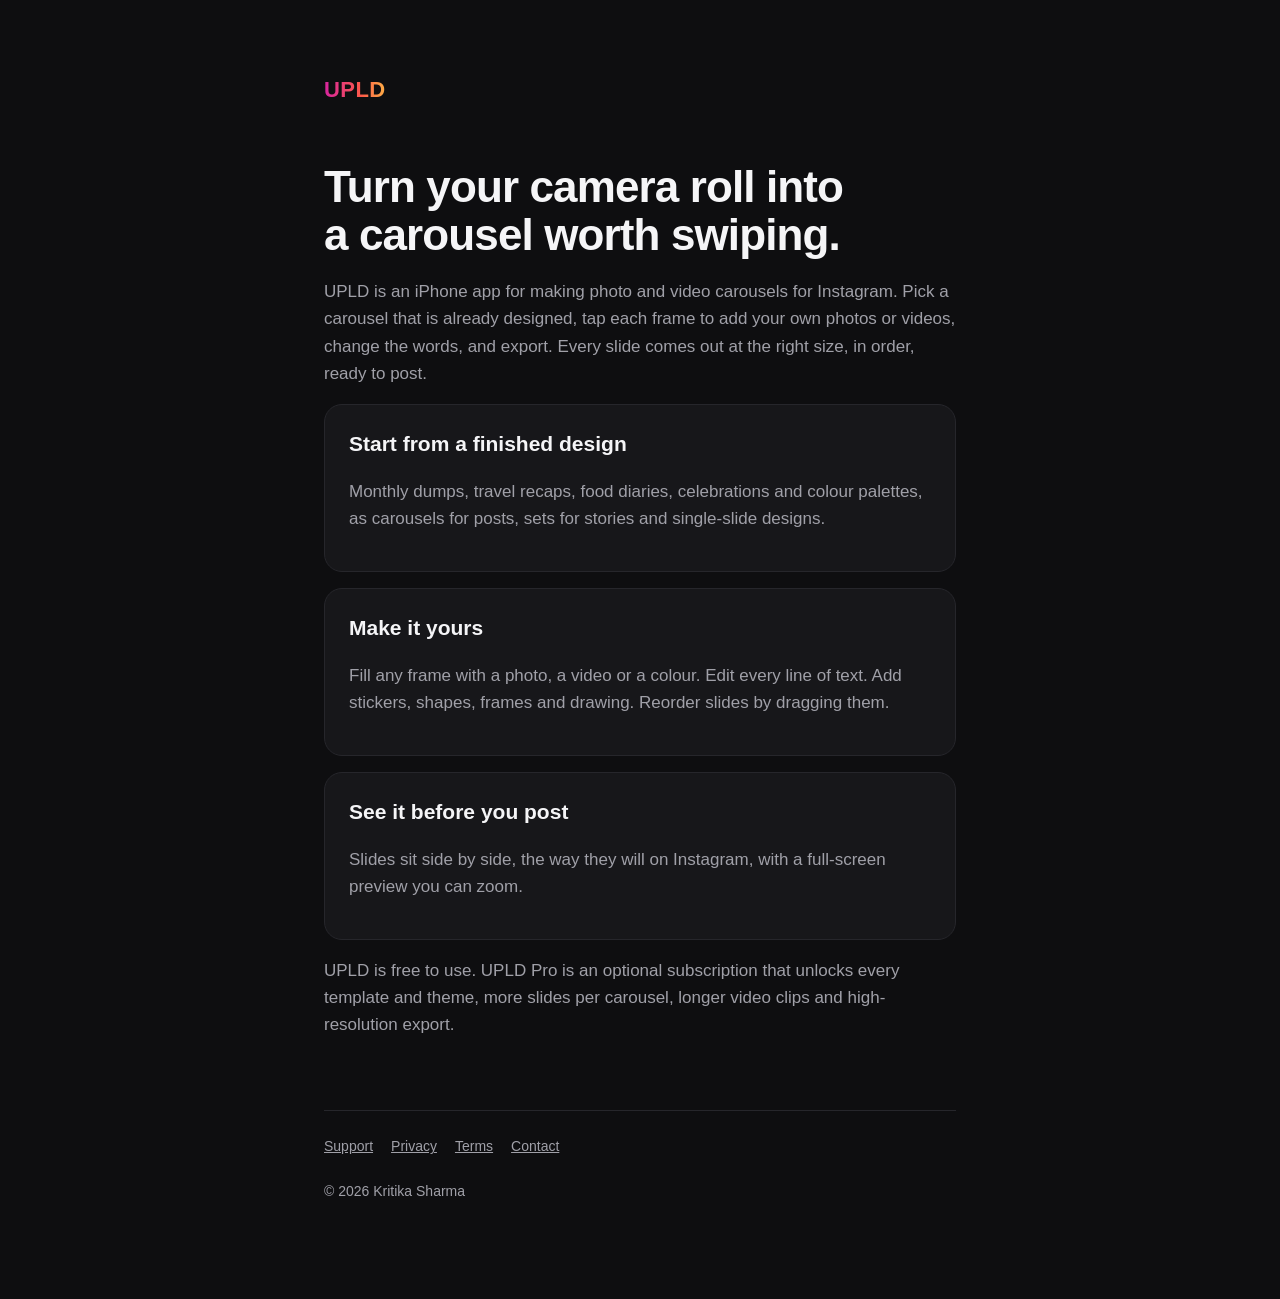
<file: index.html>
<!doctype html>
<html lang="en"><head><meta charset="utf-8"><meta name="viewport" content="width=device-width,initial-scale=1">
<title>UPLD — carousels for Instagram</title>
<meta name="description" content="UPLD makes photo and video carousels for Instagram. Start from a finished design, add your own photos, and export every slide ready to post.">
<link rel="stylesheet" href="style.css"></head>
<body><main>
<a class="mark" href="./">UPLD</a>
<h1>Turn your camera roll into a carousel worth swiping.</h1>
<p>UPLD is an iPhone app for making photo and video carousels for Instagram. Pick a carousel that is already designed, tap each frame to add your own photos or videos, change the words, and export. Every slide comes out at the right size, in order, ready to post.</p>

<div class="card"><h2>Start from a finished design</h2>
<p>Monthly dumps, travel recaps, food diaries, celebrations and colour palettes, as carousels for posts, sets for stories and single-slide designs.</p></div>
<div class="card"><h2>Make it yours</h2>
<p>Fill any frame with a photo, a video or a colour. Edit every line of text. Add stickers, shapes, frames and drawing. Reorder slides by dragging them.</p></div>
<div class="card"><h2>See it before you post</h2>
<p>Slides sit side by side, the way they will on Instagram, with a full-screen preview you can zoom.</p></div>

<p>UPLD is free to use. UPLD Pro is an optional subscription that unlocks every template and theme, more slides per carousel, longer video clips and high-resolution export.</p>

<footer><a href="support.html">Support</a><a href="privacy.html">Privacy</a><a href="terms.html">Terms</a><a href="mailto:realitycrew.ofc@gmail.com">Contact</a><br><br>© 2026 Kritika Sharma</footer>
</main></body></html>
</file>
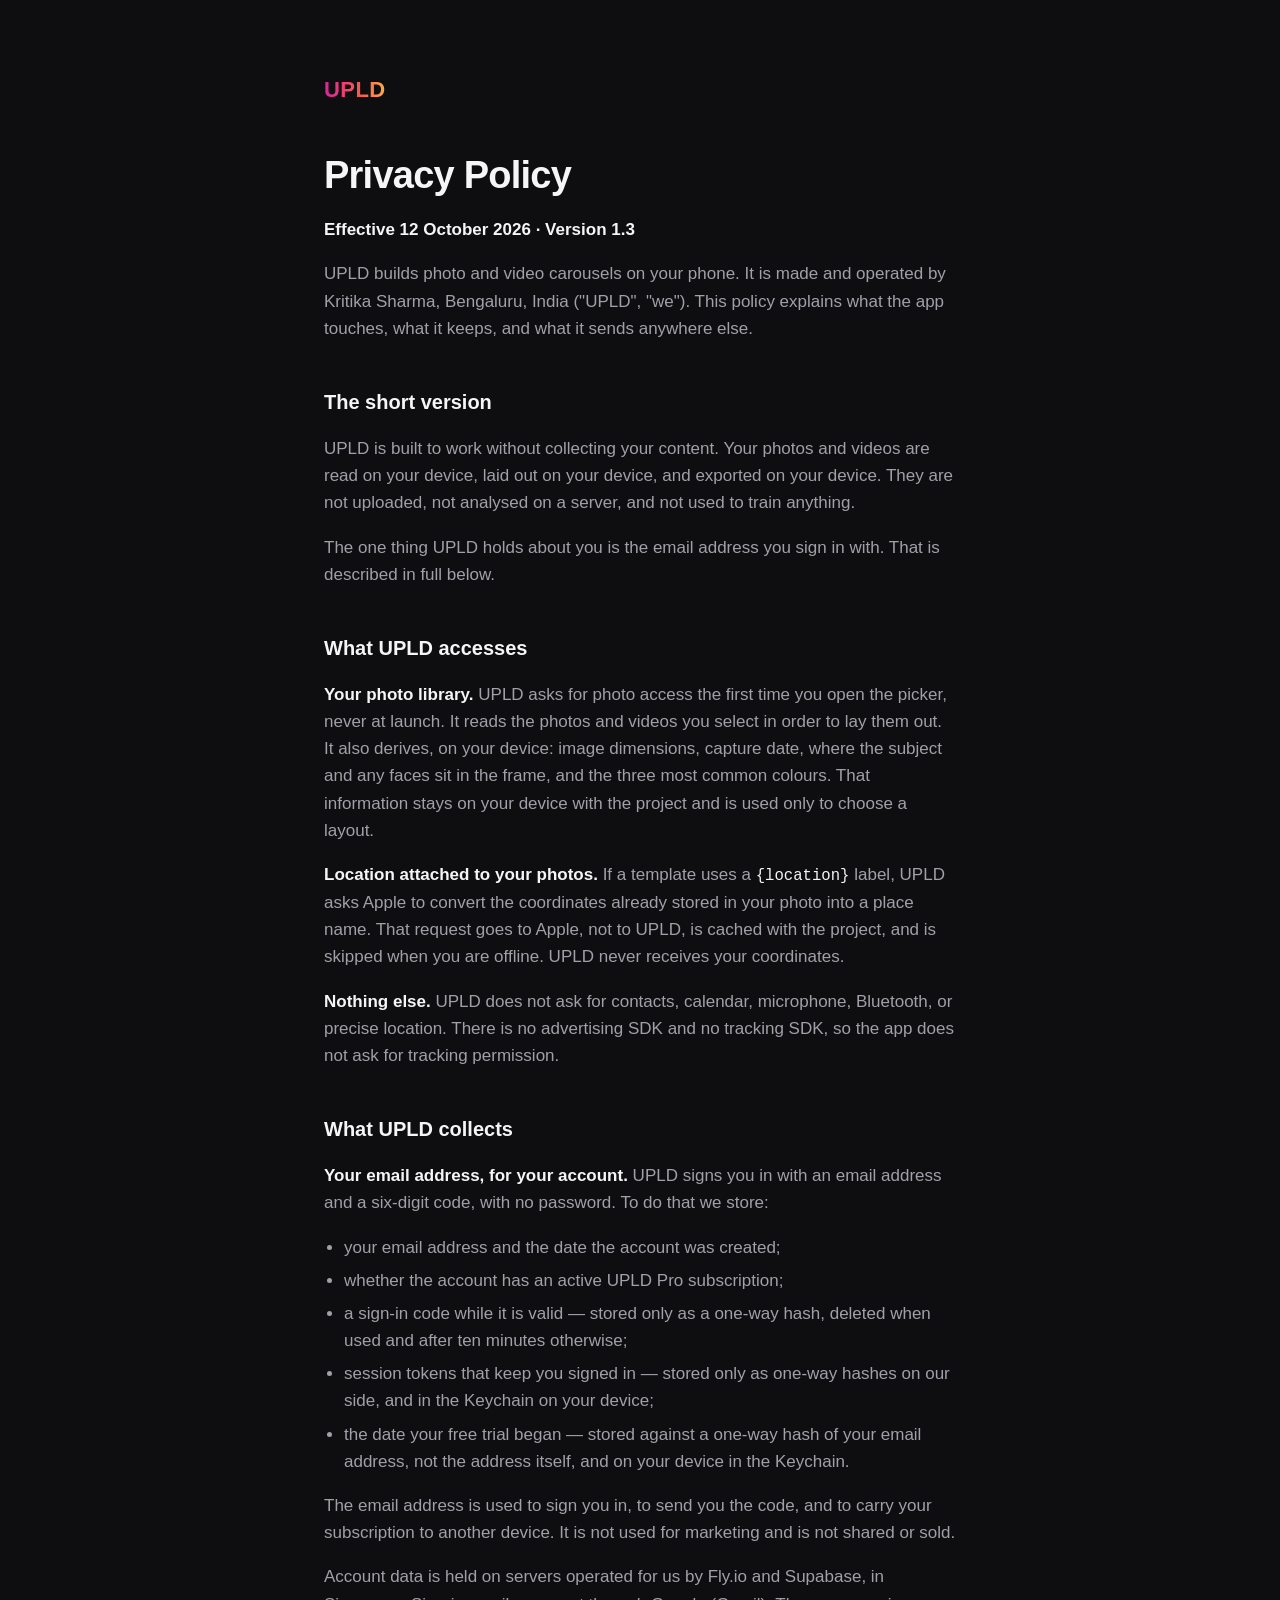
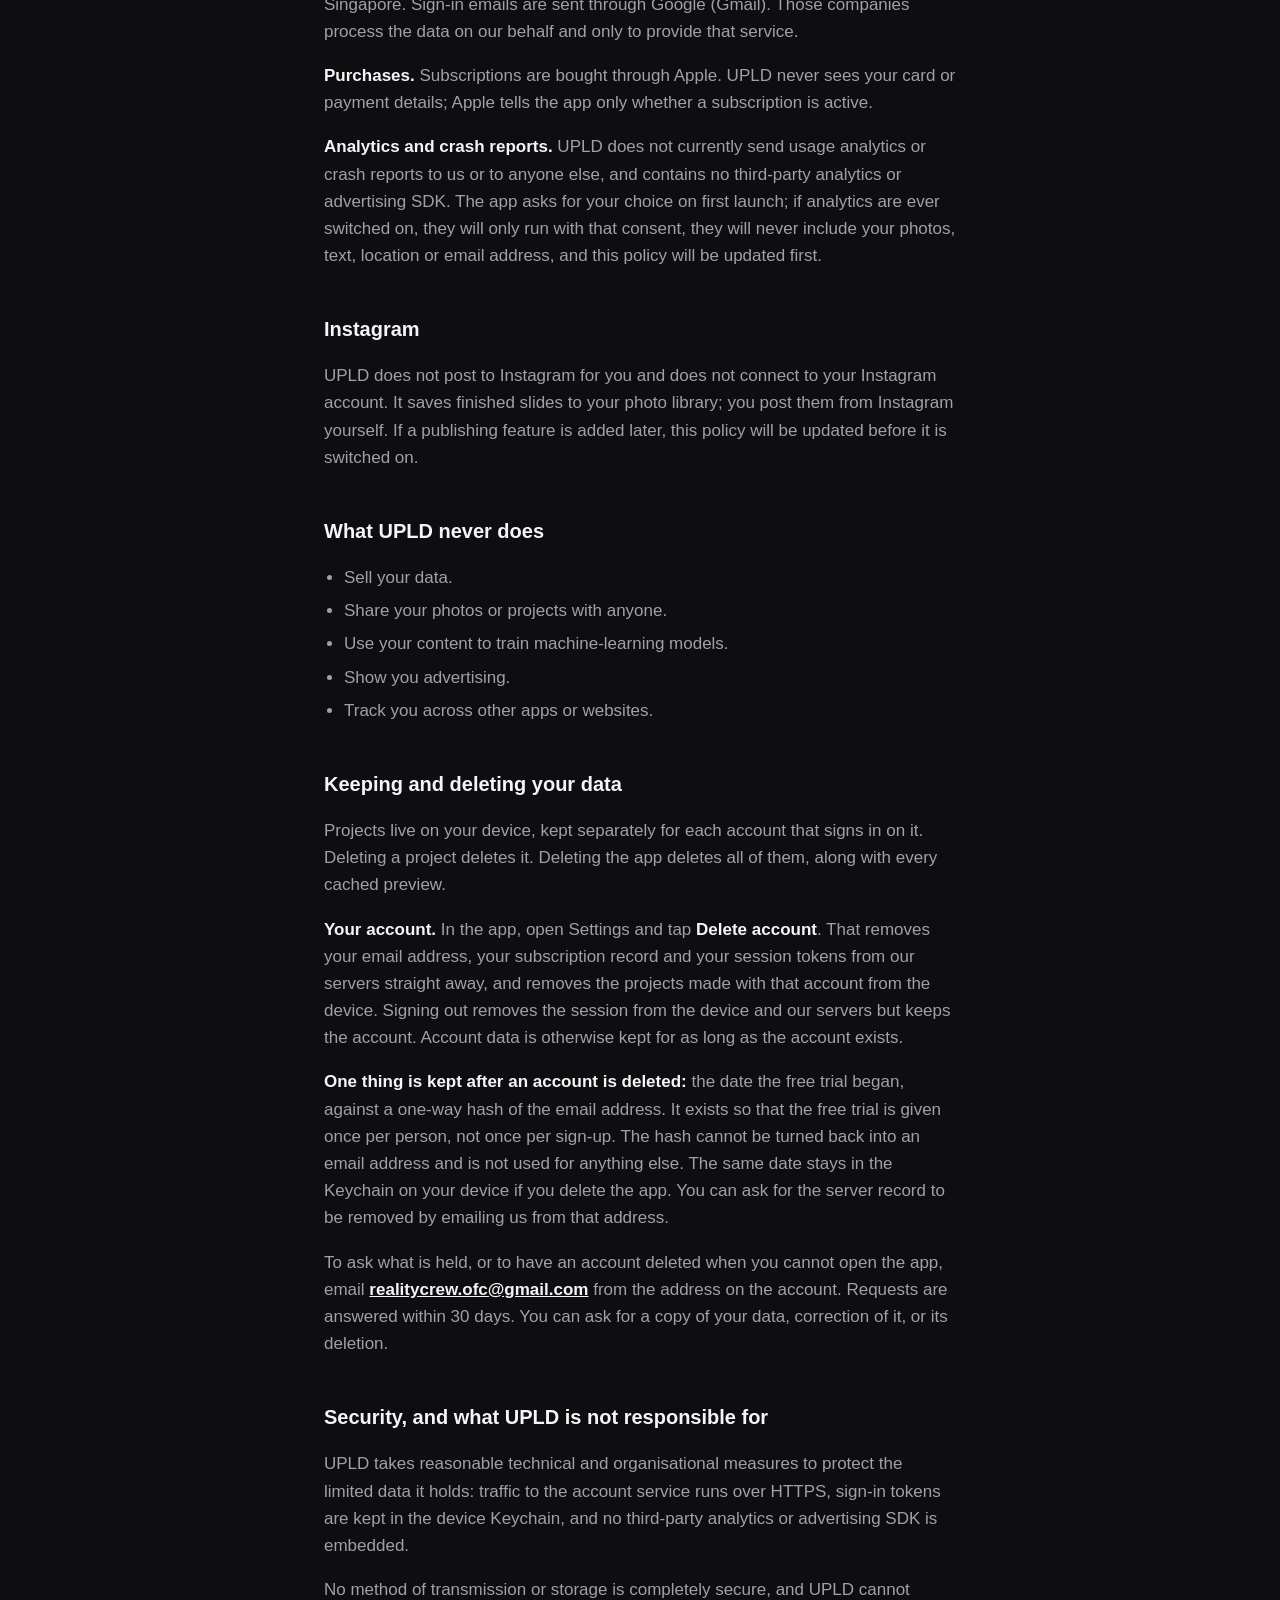
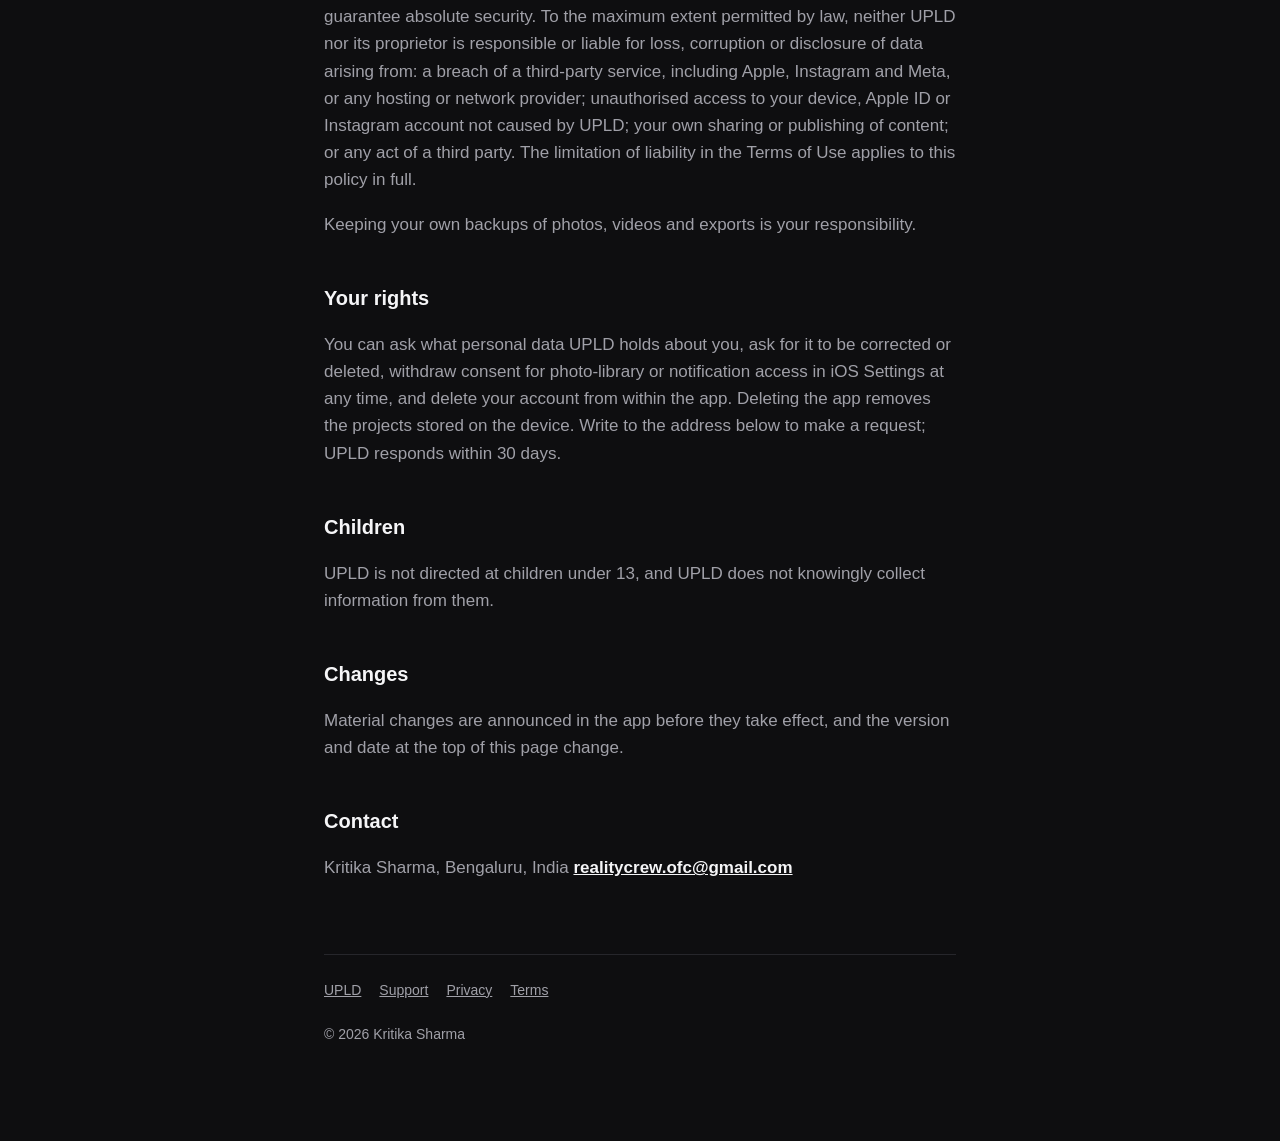
<file: privacy.html>
<!doctype html>
<html lang="en"><head><meta charset="utf-8"><meta name="viewport" content="width=device-width,initial-scale=1">
<title>UPLD Privacy Policy</title>
<meta name="description" content="What UPLD accesses, what it keeps and what it sends anywhere else.">
<link rel="stylesheet" href="style.css"></head>
<body><main class="doc">
<a class="mark" href="./">UPLD</a>
<h1>Privacy Policy</h1>
<p><strong>Effective 12 October 2026 · Version 1.3</strong></p>
<p>UPLD builds photo and video carousels on your phone. It is made and operated by Kritika Sharma, Bengaluru, India ("UPLD", "we"). This policy explains what the app touches, what it keeps, and what it sends anywhere else.</p>
<h2>The short version</h2>
<p>UPLD is built to work without collecting your content. Your photos and videos are read on your device, laid out on your device, and exported on your device. They are not uploaded, not analysed on a server, and not used to train anything.</p>
<p>The one thing UPLD holds about you is the email address you sign in with. That is described in full below.</p>
<h2>What UPLD accesses</h2>
<p><strong>Your photo library.</strong> UPLD asks for photo access the first time you open the picker, never at launch. It reads the photos and videos you select in order to lay them out. It also derives, on your device: image dimensions, capture date, where the subject and any faces sit in the frame, and the three most common colours. That information stays on your device with the project and is used only to choose a layout.</p>
<p><strong>Location attached to your photos.</strong> If a template uses a <code>{location}</code> label, UPLD asks Apple to convert the coordinates already stored in your photo into a place name. That request goes to Apple, not to UPLD, is cached with the project, and is skipped when you are offline. UPLD never receives your coordinates.</p>
<p><strong>Nothing else.</strong> UPLD does not ask for contacts, calendar, microphone, Bluetooth, or precise location. There is no advertising SDK and no tracking SDK, so the app does not ask for tracking permission.</p>
<h2>What UPLD collects</h2>
<p><strong>Your email address, for your account.</strong> UPLD signs you in with an email address and a six-digit code, with no password. To do that we store:</p>
<ul><li>your email address and the date the account was created;</li><li>whether the account has an active UPLD Pro subscription;</li><li>a sign-in code while it is valid — stored only as a one-way hash, deleted when used and after ten minutes otherwise;</li><li>session tokens that keep you signed in — stored only as one-way hashes on our side, and in the Keychain on your device;</li><li>the date your free trial began — stored against a one-way hash of your email address, not the address itself, and on your device in the Keychain.</li></ul>
<p>The email address is used to sign you in, to send you the code, and to carry your subscription to another device. It is not used for marketing and is not shared or sold.</p>
<p>Account data is held on servers operated for us by Fly.io and Supabase, in Singapore. Sign-in emails are sent through Google (Gmail). Those companies process the data on our behalf and only to provide that service.</p>
<p><strong>Purchases.</strong> Subscriptions are bought through Apple. UPLD never sees your card or payment details; Apple tells the app only whether a subscription is active.</p>
<p><strong>Analytics and crash reports.</strong> UPLD does not currently send usage analytics or crash reports to us or to anyone else, and contains no third-party analytics or advertising SDK. The app asks for your choice on first launch; if analytics are ever switched on, they will only run with that consent, they will never include your photos, text, location or email address, and this policy will be updated first.</p>
<h2>Instagram</h2>
<p>UPLD does not post to Instagram for you and does not connect to your Instagram account. It saves finished slides to your photo library; you post them from Instagram yourself. If a publishing feature is added later, this policy will be updated before it is switched on.</p>
<h2>What UPLD never does</h2>
<ul><li>Sell your data.</li><li>Share your photos or projects with anyone.</li><li>Use your content to train machine-learning models.</li><li>Show you advertising.</li><li>Track you across other apps or websites.</li></ul>
<h2>Keeping and deleting your data</h2>
<p>Projects live on your device, kept separately for each account that signs in on it. Deleting a project deletes it. Deleting the app deletes all of them, along with every cached preview.</p>
<p><strong>Your account.</strong> In the app, open Settings and tap <strong>Delete account</strong>. That removes your email address, your subscription record and your session tokens from our servers straight away, and removes the projects made with that account from the device. Signing out removes the session from the device and our servers but keeps the account. Account data is otherwise kept for as long as the account exists.</p>
<p><strong>One thing is kept after an account is deleted:</strong> the date the free trial began, against a one-way hash of the email address. It exists so that the free trial is given once per person, not once per sign-up. The hash cannot be turned back into an email address and is not used for anything else. The same date stays in the Keychain on your device if you delete the app. You can ask for the server record to be removed by emailing us from that address.</p>
<p>To ask what is held, or to have an account deleted when you cannot open the app, email <strong><a href="mailto:realitycrew.ofc@gmail.com">realitycrew.ofc@gmail.com</a></strong> from the address on the account. Requests are answered within 30 days. You can ask for a copy of your data, correction of it, or its deletion.</p>
<h2>Security, and what UPLD is not responsible for</h2>
<p>UPLD takes reasonable technical and organisational measures to protect the limited data it holds: traffic to the account service runs over HTTPS, sign-in tokens are kept in the device Keychain, and no third-party analytics or advertising SDK is embedded.</p>
<p>No method of transmission or storage is completely secure, and UPLD cannot guarantee absolute security. To the maximum extent permitted by law, neither UPLD nor its proprietor is responsible or liable for loss, corruption or disclosure of data arising from: a breach of a third-party service, including Apple, Instagram and Meta, or any hosting or network provider; unauthorised access to your device, Apple ID or Instagram account not caused by UPLD; your own sharing or publishing of content; or any act of a third party. The limitation of liability in the Terms of Use applies to this policy in full.</p>
<p>Keeping your own backups of photos, videos and exports is your responsibility.</p>
<h2>Your rights</h2>
<p>You can ask what personal data UPLD holds about you, ask for it to be corrected or deleted, withdraw consent for photo-library or notification access in iOS Settings at any time, and delete your account from within the app. Deleting the app removes the projects stored on the device. Write to the address below to make a request; UPLD responds within 30 days.</p>
<h2>Children</h2>
<p>UPLD is not directed at children under 13, and UPLD does not knowingly collect information from them.</p>
<h2>Changes</h2>
<p>Material changes are announced in the app before they take effect, and the version and date at the top of this page change.</p>
<h2>Contact</h2>
<p>Kritika Sharma, Bengaluru, India <strong><a href="mailto:realitycrew.ofc@gmail.com">realitycrew.ofc@gmail.com</a></strong></p>
<footer><a href="./">UPLD</a><a href="support.html">Support</a><a href="privacy.html">Privacy</a><a href="terms.html">Terms</a><br><br>© 2026 Kritika Sharma</footer>
</main></body></html>
</file>
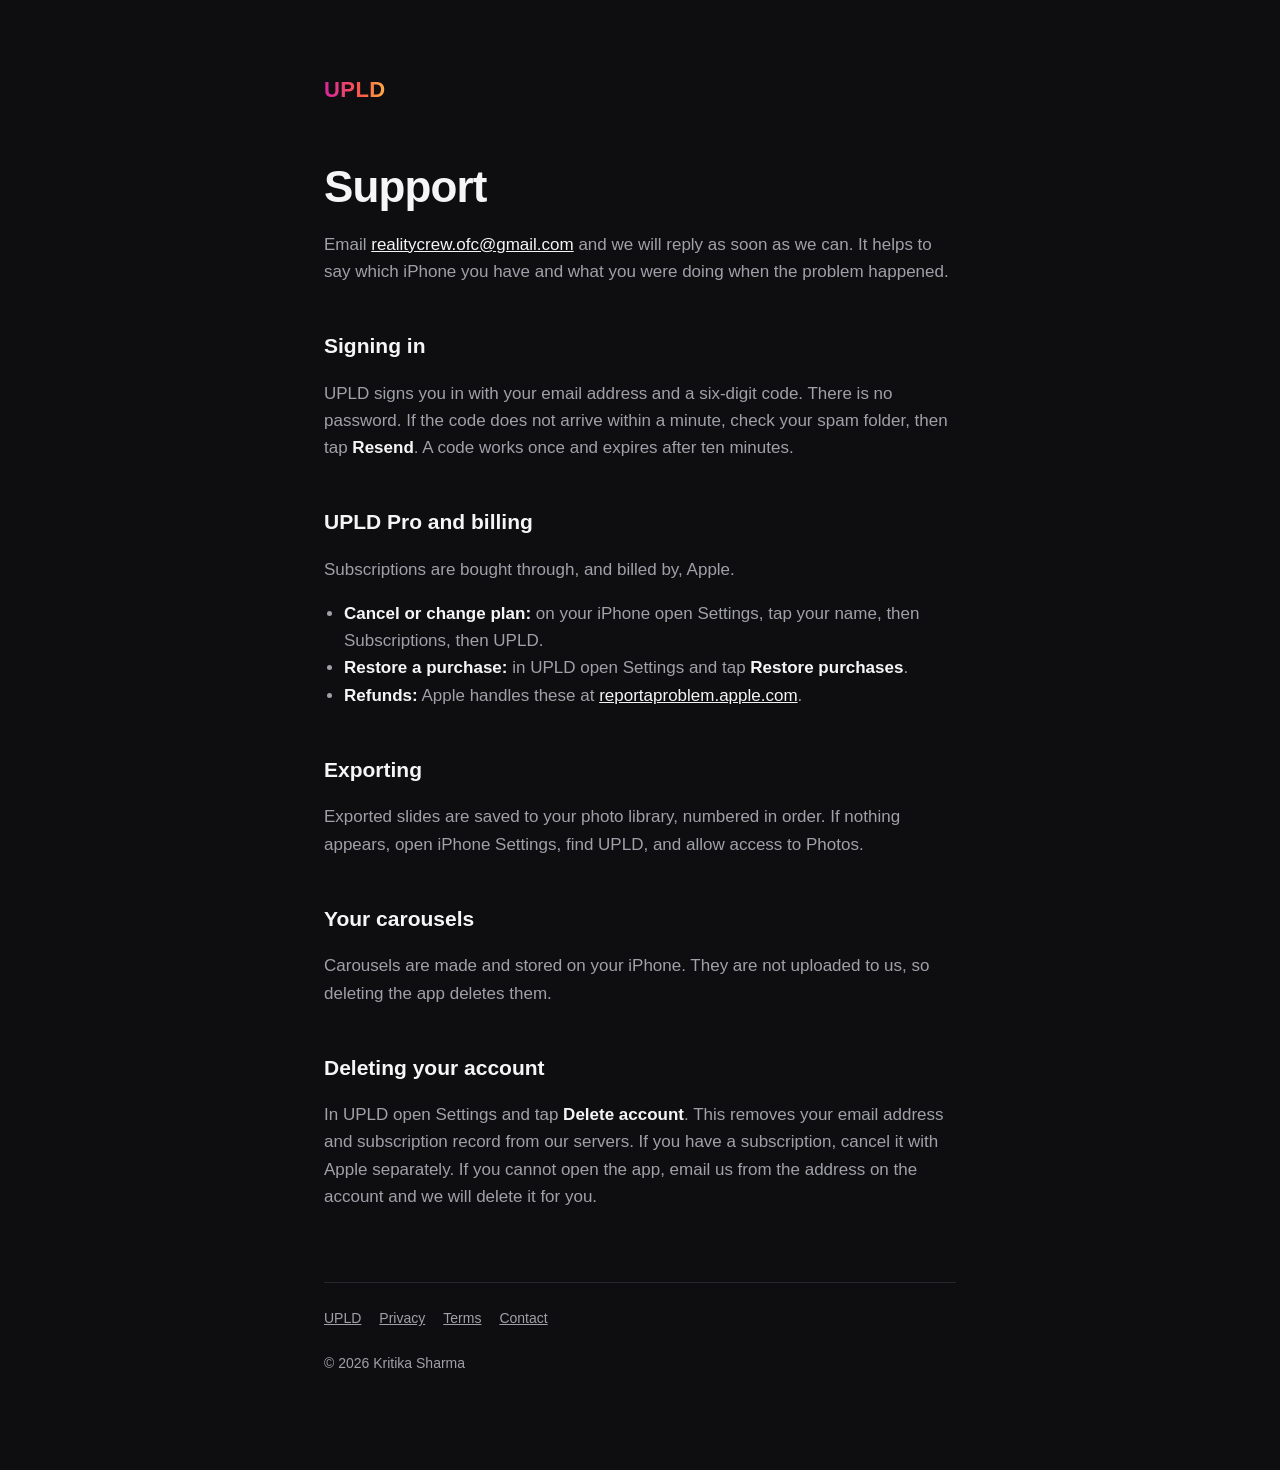
<file: support.html>
<!doctype html>
<html lang="en"><head><meta charset="utf-8"><meta name="viewport" content="width=device-width,initial-scale=1">
<title>UPLD Support</title>
<meta name="description" content="Help with UPLD: signing in, subscriptions, exporting and deleting your account.">
<link rel="stylesheet" href="style.css"></head>
<body><main>
<a class="mark" href="./">UPLD</a>
<h1>Support</h1>
<p>Email <a href="mailto:realitycrew.ofc@gmail.com">realitycrew.ofc@gmail.com</a> and we will reply as soon as we can. It helps to say which iPhone you have and what you were doing when the problem happened.</p>

<h2>Signing in</h2>
<p>UPLD signs you in with your email address and a six-digit code. There is no password. If the code does not arrive within a minute, check your spam folder, then tap <strong>Resend</strong>. A code works once and expires after ten minutes.</p>

<h2>UPLD Pro and billing</h2>
<p>Subscriptions are bought through, and billed by, Apple.</p>
<ul>
<li><strong>Cancel or change plan:</strong> on your iPhone open Settings, tap your name, then Subscriptions, then UPLD.</li>
<li><strong>Restore a purchase:</strong> in UPLD open Settings and tap <strong>Restore purchases</strong>.</li>
<li><strong>Refunds:</strong> Apple handles these at <a href="https://reportaproblem.apple.com">reportaproblem.apple.com</a>.</li>
</ul>

<h2>Exporting</h2>
<p>Exported slides are saved to your photo library, numbered in order. If nothing appears, open iPhone Settings, find UPLD, and allow access to Photos.</p>

<h2>Your carousels</h2>
<p>Carousels are made and stored on your iPhone. They are not uploaded to us, so deleting the app deletes them.</p>

<h2>Deleting your account</h2>
<p>In UPLD open Settings and tap <strong>Delete account</strong>. This removes your email address and subscription record from our servers. If you have a subscription, cancel it with Apple separately. If you cannot open the app, email us from the address on the account and we will delete it for you.</p>

<footer><a href="./">UPLD</a><a href="privacy.html">Privacy</a><a href="terms.html">Terms</a><a href="mailto:realitycrew.ofc@gmail.com">Contact</a><br><br>© 2026 Kritika Sharma</footer>
</main></body></html>
</file>
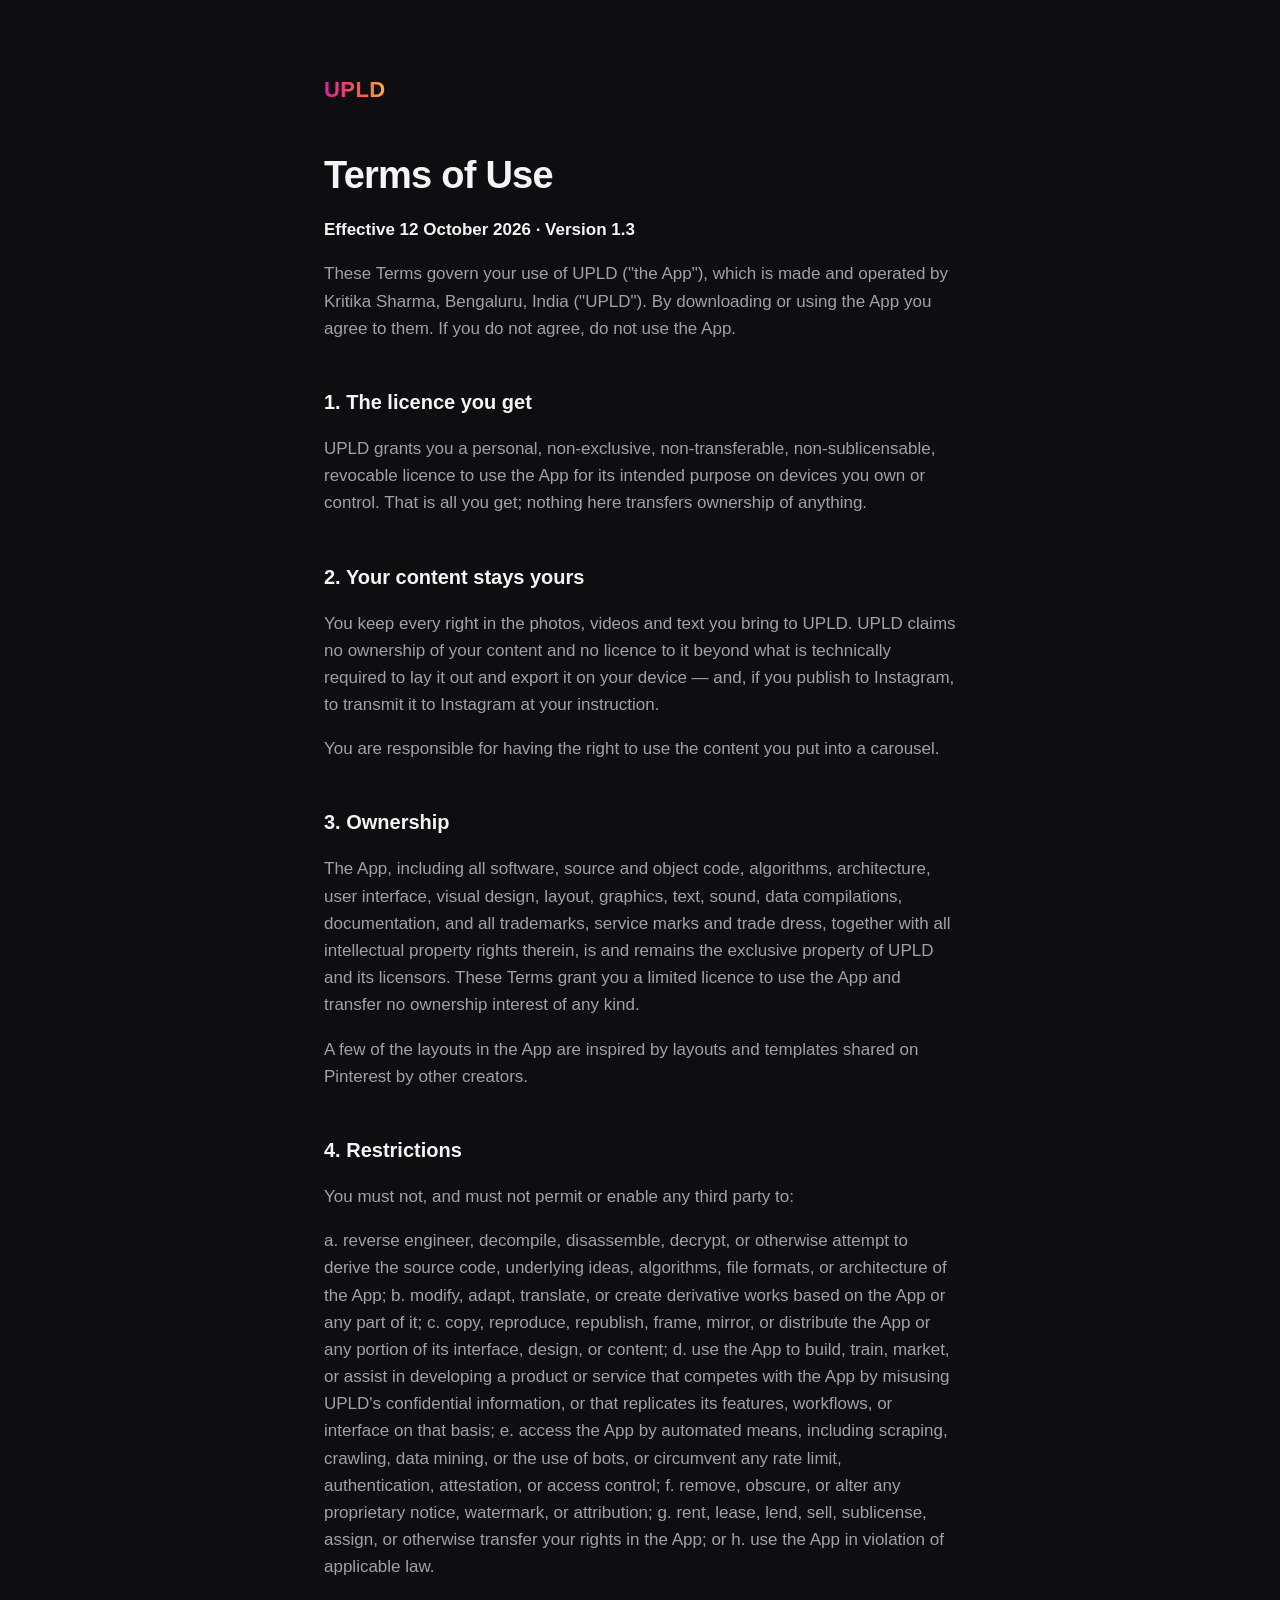
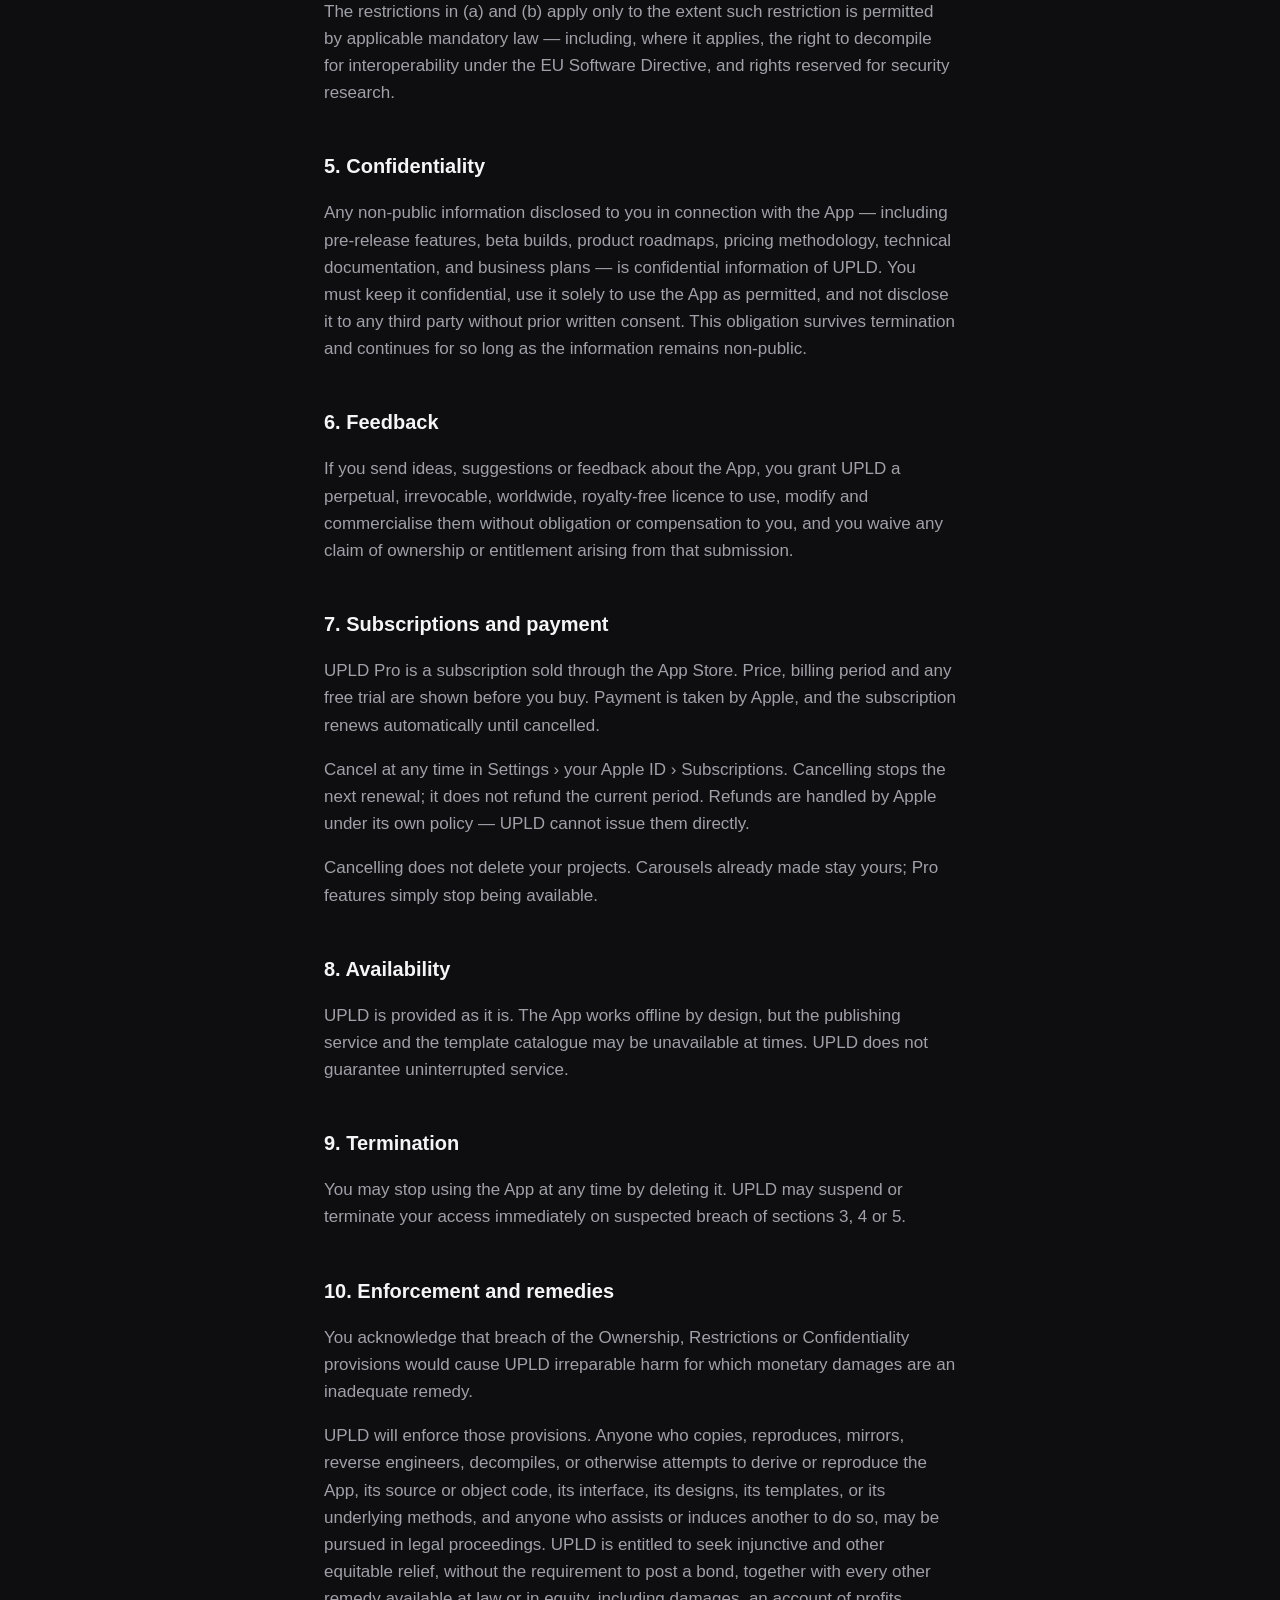
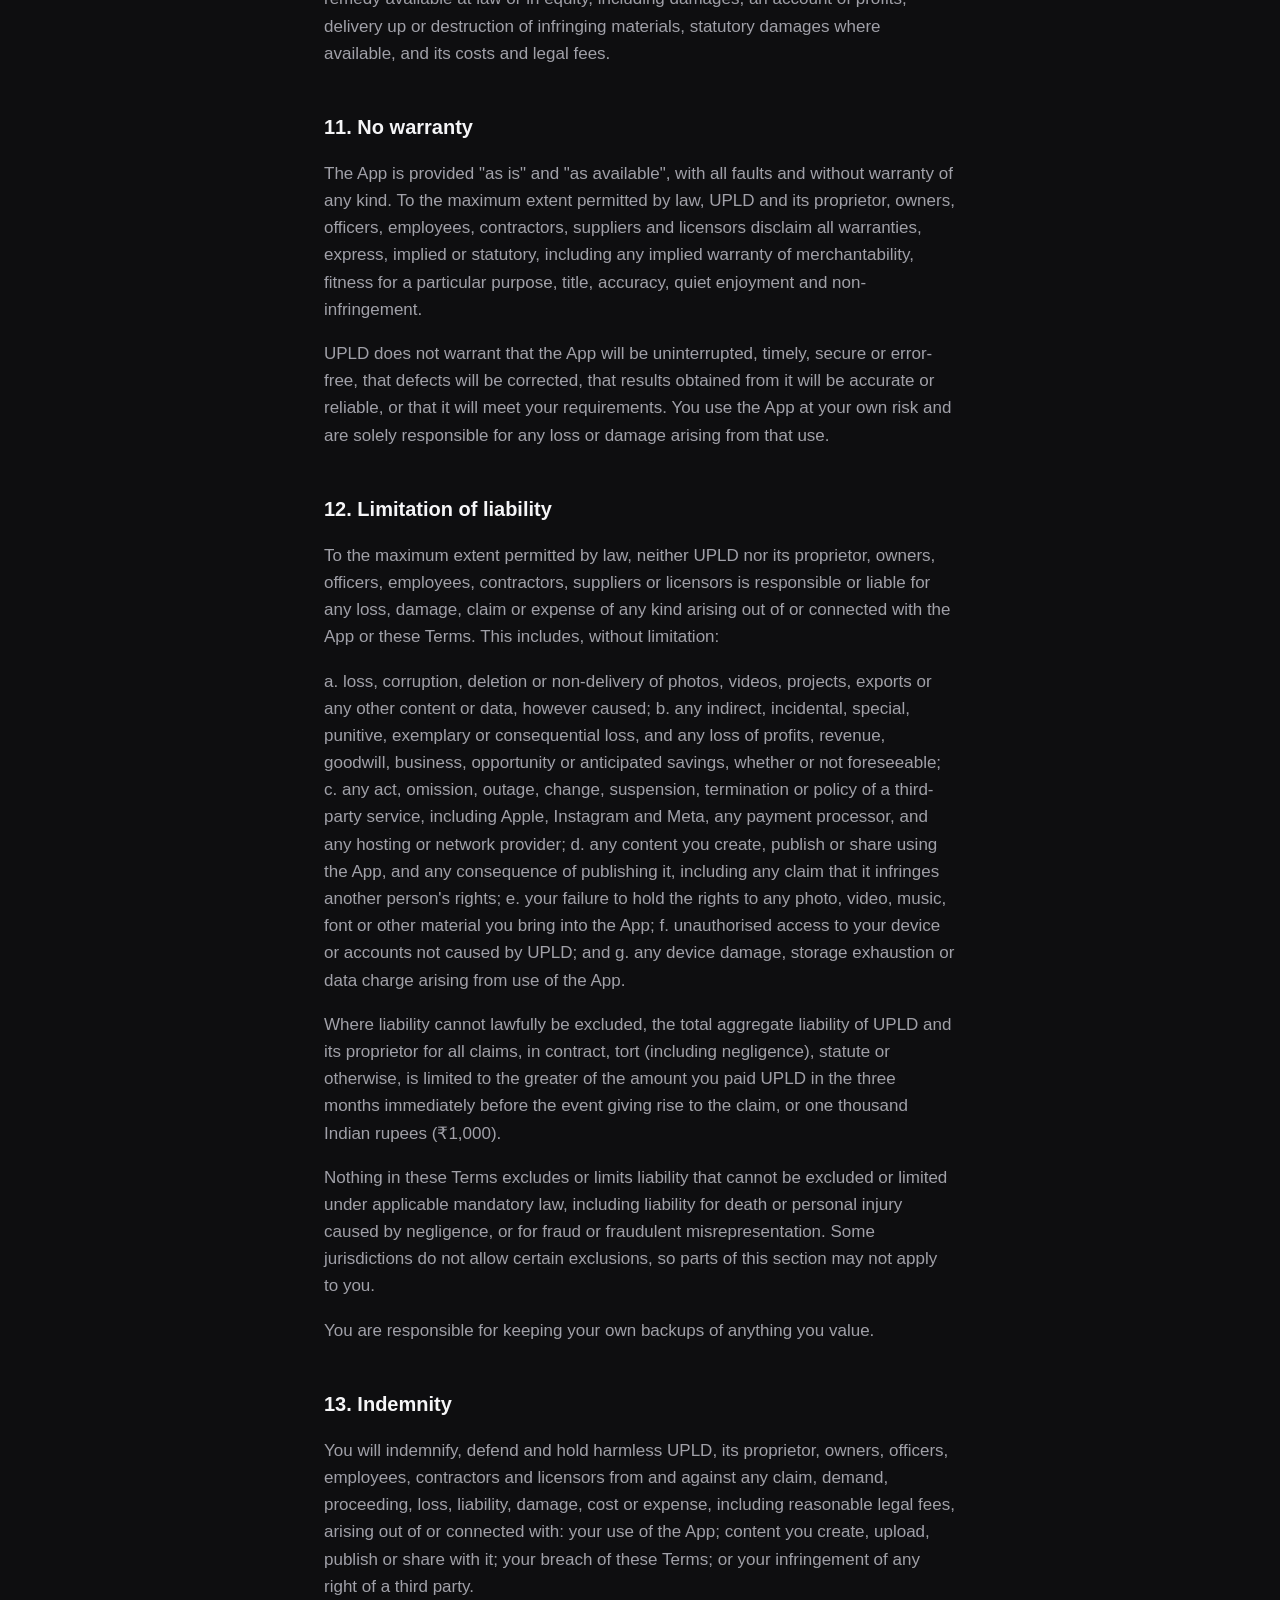
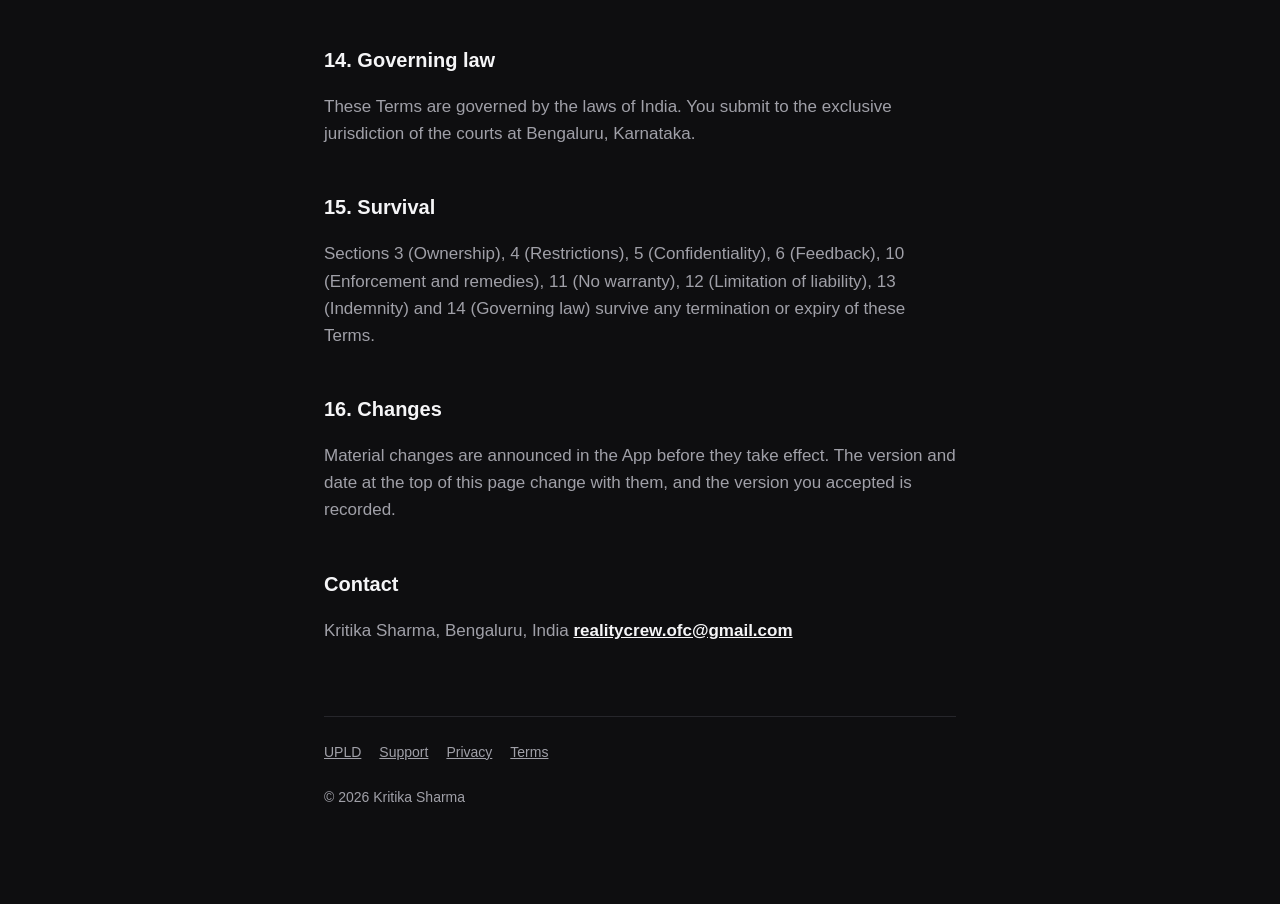
<file: terms.html>
<!doctype html>
<html lang="en"><head><meta charset="utf-8"><meta name="viewport" content="width=device-width,initial-scale=1">
<title>UPLD Terms of Use</title>
<meta name="description" content="The terms that govern use of UPLD.">
<link rel="stylesheet" href="style.css"></head>
<body><main class="doc">
<a class="mark" href="./">UPLD</a>
<h1>Terms of Use</h1>
<p><strong>Effective 12 October 2026 · Version 1.3</strong></p>
<p>These Terms govern your use of UPLD ("the App"), which is made and operated by Kritika Sharma, Bengaluru, India ("UPLD"). By downloading or using the App you agree to them. If you do not agree, do not use the App.</p>
<h2>1. The licence you get</h2>
<p>UPLD grants you a personal, non-exclusive, non-transferable, non-sublicensable, revocable licence to use the App for its intended purpose on devices you own or control. That is all you get; nothing here transfers ownership of anything.</p>
<h2>2. Your content stays yours</h2>
<p>You keep every right in the photos, videos and text you bring to UPLD. UPLD claims no ownership of your content and no licence to it beyond what is technically required to lay it out and export it on your device — and, if you publish to Instagram, to transmit it to Instagram at your instruction.</p>
<p>You are responsible for having the right to use the content you put into a carousel.</p>
<h2>3. Ownership</h2>
<p>The App, including all software, source and object code, algorithms, architecture, user interface, visual design, layout, graphics, text, sound, data compilations, documentation, and all trademarks, service marks and trade dress, together with all intellectual property rights therein, is and remains the exclusive property of UPLD and its licensors. These Terms grant you a limited licence to use the App and transfer no ownership interest of any kind.</p>
<p>A few of the layouts in the App are inspired by layouts and templates shared on Pinterest by other creators.</p>
<h2>4. Restrictions</h2>
<p>You must not, and must not permit or enable any third party to:</p>
<p>a. reverse engineer, decompile, disassemble, decrypt, or otherwise attempt to derive the source code, underlying ideas, algorithms, file formats, or architecture of the App; b. modify, adapt, translate, or create derivative works based on the App or any part of it; c. copy, reproduce, republish, frame, mirror, or distribute the App or any portion of its interface, design, or content; d. use the App to build, train, market, or assist in developing a product or service that competes with the App by misusing UPLD's confidential information, or that replicates its features, workflows, or interface on that basis; e. access the App by automated means, including scraping, crawling, data mining, or the use of bots, or circumvent any rate limit, authentication, attestation, or access control; f. remove, obscure, or alter any proprietary notice, watermark, or attribution; g. rent, lease, lend, sell, sublicense, assign, or otherwise transfer your rights in the App; or h. use the App in violation of applicable law.</p>
<p>The restrictions in (a) and (b) apply only to the extent such restriction is permitted by applicable mandatory law — including, where it applies, the right to decompile for interoperability under the EU Software Directive, and rights reserved for security research.</p>
<h2>5. Confidentiality</h2>
<p>Any non-public information disclosed to you in connection with the App — including pre-release features, beta builds, product roadmaps, pricing methodology, technical documentation, and business plans — is confidential information of UPLD. You must keep it confidential, use it solely to use the App as permitted, and not disclose it to any third party without prior written consent. This obligation survives termination and continues for so long as the information remains non-public.</p>
<h2>6. Feedback</h2>
<p>If you send ideas, suggestions or feedback about the App, you grant UPLD a perpetual, irrevocable, worldwide, royalty-free licence to use, modify and commercialise them without obligation or compensation to you, and you waive any claim of ownership or entitlement arising from that submission.</p>
<h2>7. Subscriptions and payment</h2>
<p>UPLD Pro is a subscription sold through the App Store. Price, billing period and any free trial are shown before you buy. Payment is taken by Apple, and the subscription renews automatically until cancelled.</p>
<p>Cancel at any time in Settings › your Apple ID › Subscriptions. Cancelling stops the next renewal; it does not refund the current period. Refunds are handled by Apple under its own policy — UPLD cannot issue them directly.</p>
<p>Cancelling does not delete your projects. Carousels already made stay yours; Pro features simply stop being available.</p>
<h2>8. Availability</h2>
<p>UPLD is provided as it is. The App works offline by design, but the publishing service and the template catalogue may be unavailable at times. UPLD does not guarantee uninterrupted service.</p>
<h2>9. Termination</h2>
<p>You may stop using the App at any time by deleting it. UPLD may suspend or terminate your access immediately on suspected breach of sections 3, 4 or 5.</p>
<h2>10. Enforcement and remedies</h2>
<p>You acknowledge that breach of the Ownership, Restrictions or Confidentiality provisions would cause UPLD irreparable harm for which monetary damages are an inadequate remedy.</p>
<p>UPLD will enforce those provisions. Anyone who copies, reproduces, mirrors, reverse engineers, decompiles, or otherwise attempts to derive or reproduce the App, its source or object code, its interface, its designs, its templates, or its underlying methods, and anyone who assists or induces another to do so, may be pursued in legal proceedings. UPLD is entitled to seek injunctive and other equitable relief, without the requirement to post a bond, together with every other remedy available at law or in equity, including damages, an account of profits, delivery up or destruction of infringing materials, statutory damages where available, and its costs and legal fees.</p>
<h2>11. No warranty</h2>
<p>The App is provided "as is" and "as available", with all faults and without warranty of any kind. To the maximum extent permitted by law, UPLD and its proprietor, owners, officers, employees, contractors, suppliers and licensors disclaim all warranties, express, implied or statutory, including any implied warranty of merchantability, fitness for a particular purpose, title, accuracy, quiet enjoyment and non-infringement.</p>
<p>UPLD does not warrant that the App will be uninterrupted, timely, secure or error-free, that defects will be corrected, that results obtained from it will be accurate or reliable, or that it will meet your requirements. You use the App at your own risk and are solely responsible for any loss or damage arising from that use.</p>
<h2>12. Limitation of liability</h2>
<p>To the maximum extent permitted by law, neither UPLD nor its proprietor, owners, officers, employees, contractors, suppliers or licensors is responsible or liable for any loss, damage, claim or expense of any kind arising out of or connected with the App or these Terms. This includes, without limitation:</p>
<p>a. loss, corruption, deletion or non-delivery of photos, videos, projects, exports or any other content or data, however caused; b. any indirect, incidental, special, punitive, exemplary or consequential loss, and any loss of profits, revenue, goodwill, business, opportunity or anticipated savings, whether or not foreseeable; c. any act, omission, outage, change, suspension, termination or policy of a third-party service, including Apple, Instagram and Meta, any payment processor, and any hosting or network provider; d. any content you create, publish or share using the App, and any consequence of publishing it, including any claim that it infringes another person's rights; e. your failure to hold the rights to any photo, video, music, font or other material you bring into the App; f. unauthorised access to your device or accounts not caused by UPLD; and g. any device damage, storage exhaustion or data charge arising from use of the App.</p>
<p>Where liability cannot lawfully be excluded, the total aggregate liability of UPLD and its proprietor for all claims, in contract, tort (including negligence), statute or otherwise, is limited to the greater of the amount you paid UPLD in the three months immediately before the event giving rise to the claim, or one thousand Indian rupees (₹1,000).</p>
<p>Nothing in these Terms excludes or limits liability that cannot be excluded or limited under applicable mandatory law, including liability for death or personal injury caused by negligence, or for fraud or fraudulent misrepresentation. Some jurisdictions do not allow certain exclusions, so parts of this section may not apply to you.</p>
<p>You are responsible for keeping your own backups of anything you value.</p>
<h2>13. Indemnity</h2>
<p>You will indemnify, defend and hold harmless UPLD, its proprietor, owners, officers, employees, contractors and licensors from and against any claim, demand, proceeding, loss, liability, damage, cost or expense, including reasonable legal fees, arising out of or connected with: your use of the App; content you create, upload, publish or share with it; your breach of these Terms; or your infringement of any right of a third party.</p>
<h2>14. Governing law</h2>
<p>These Terms are governed by the laws of India. You submit to the exclusive jurisdiction of the courts at Bengaluru, Karnataka.</p>
<h2>15. Survival</h2>
<p>Sections 3 (Ownership), 4 (Restrictions), 5 (Confidentiality), 6 (Feedback), 10 (Enforcement and remedies), 11 (No warranty), 12 (Limitation of liability), 13 (Indemnity) and 14 (Governing law) survive any termination or expiry of these Terms.</p>
<h2>16. Changes</h2>
<p>Material changes are announced in the App before they take effect. The version and date at the top of this page change with them, and the version you accepted is recorded.</p>
<h2>Contact</h2>
<p>Kritika Sharma, Bengaluru, India <strong><a href="mailto:realitycrew.ofc@gmail.com">realitycrew.ofc@gmail.com</a></strong></p>
<footer><a href="./">UPLD</a><a href="support.html">Support</a><a href="privacy.html">Privacy</a><a href="terms.html">Terms</a><br><br>© 2026 Kritika Sharma</footer>
</main></body></html>
</file>
<file: style.css>
:root{--bg:#0e0e10;--ink:#f5f5f7;--dim:#a0a0a8;--line:#26262b;--card:#17171a}
*{box-sizing:border-box}
body{margin:0;background:var(--bg);color:var(--ink);font:17px/1.6 -apple-system,BlinkMacSystemFont,"Inter","Segoe UI",Roboto,sans-serif;-webkit-font-smoothing:antialiased}
main{max-width:680px;margin:0 auto;padding:72px 24px 96px}
.mark{font-weight:800;font-size:22px;letter-spacing:.02em;background:linear-gradient(90deg,#d6249f,#fd5949 60%,#fdb045);-webkit-background-clip:text;background-clip:text;color:transparent;text-decoration:none}
h1{font-size:44px;line-height:1.08;letter-spacing:-.02em;margin:56px 0 20px;text-wrap:balance}
h2{font-size:21px;margin:44px 0 10px}
p,li{color:var(--dim)}
p strong,li strong{color:var(--ink);font-weight:600}
ul{padding-left:20px}
a{color:var(--ink)}
.card{background:var(--card);border:1px solid var(--line);border-radius:18px;padding:22px 24px;margin:16px 0}
.card h2{margin-top:0}
footer{margin-top:72px;padding-top:24px;border-top:1px solid var(--line);font-size:14px;color:var(--dim)}
footer a{color:var(--dim);margin-right:18px}
@media (max-width:480px){h1{font-size:34px}main{padding-top:48px}}

.doc h1{font-size:38px;margin-top:48px}
.doc h2{font-size:20px}
.doc h3{font-size:17px;margin:28px 0 6px}
.doc code{font-family:ui-monospace,Menlo,monospace;font-size:.92em;color:var(--ink)}
.doc li{margin:6px 0}
</file>
